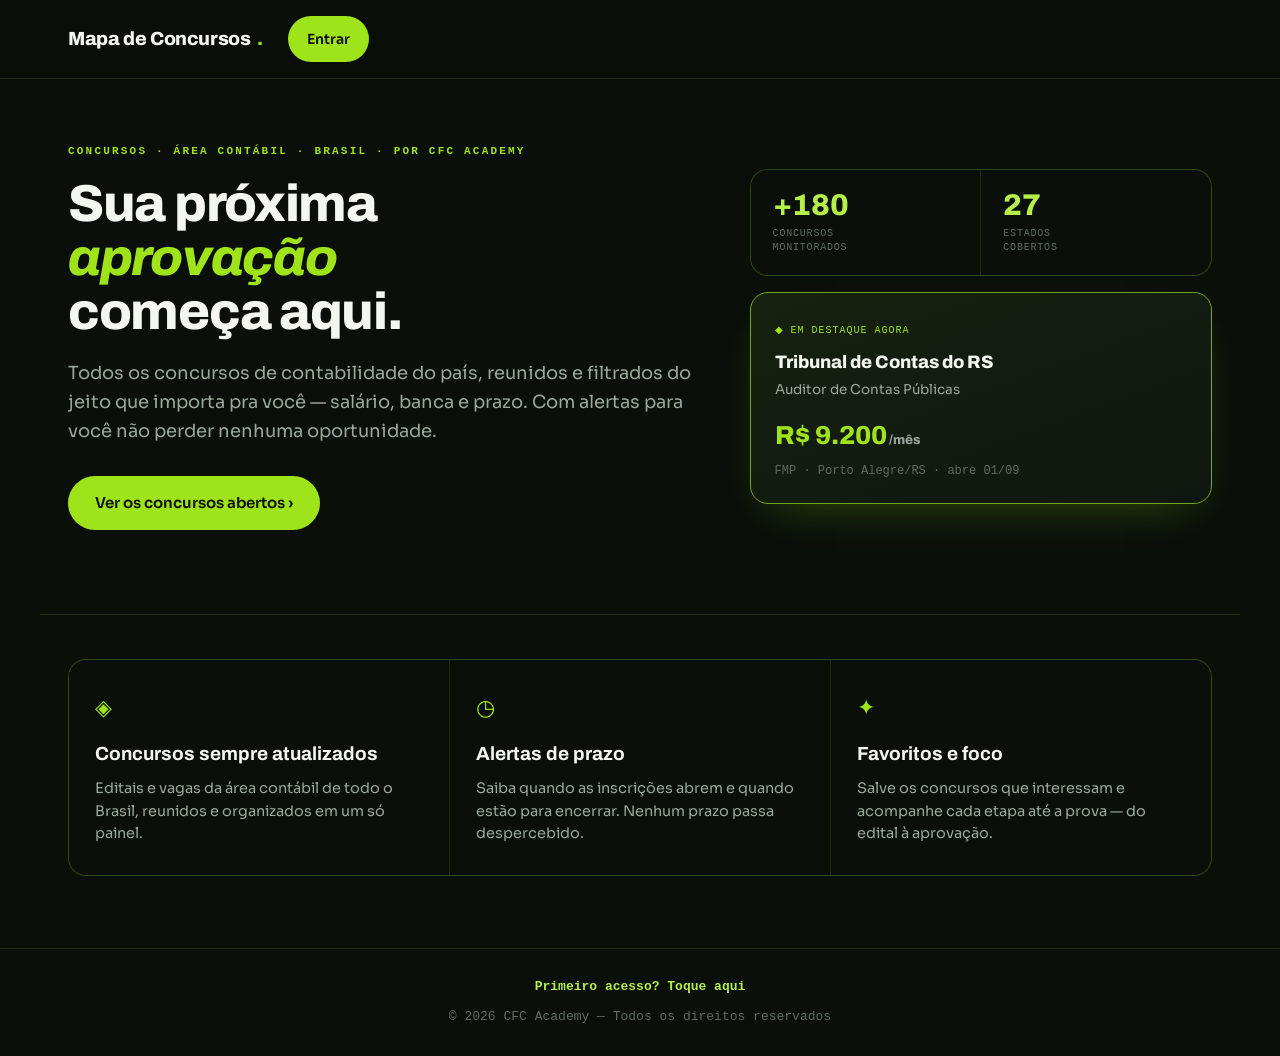
<file: index.html>
<!doctype html>
<html lang="pt-BR">
<head>
<meta charset="utf-8">
<meta name="viewport" content="width=device-width, initial-scale=1">
<link rel="preconnect" href="https://fonts.googleapis.com">
<link rel="preconnect" href="https://fonts.gstatic.com" crossorigin>
<link href="https://fonts.googleapis.com/css2?family=Archivo:wght@600;700;800;900&family=Sora:wght@400;500;600;700;800&display=swap" rel="stylesheet">
<link rel="stylesheet" href="css/variables.css">
<link rel="stylesheet" href="css/style.css">
<title>Mapa de Concursos · CFC Academy</title>
</head>
<body>

<header class="header">
  <div class="container">
    <a href="index.html" class="logo">Mapa de Concursos<span>.</span></a>
    <a href="login.html" class="btn btn-primary">Entrar</a>
  </div>
</header>

<section class="hero">
  <div class="container">
    <div class="hero-texto">
      <span class="eyebrow">Concursos · Área Contábil · Brasil · por CFC Academy</span>
      <h1>Sua próxima <em>aprovação</em> começa aqui.</h1>
      <p>Todos os concursos de contabilidade do país, reunidos e filtrados do jeito que importa pra você — salário, banca e prazo. Com alertas para você não perder nenhuma oportunidade.</p>
      <a href="login.html" class="btn btn-primary">Ver os concursos abertos ›</a>
    </div>
    <div class="hero-visual">
      <div class="hero-stats">
        <div class="hero-stat"><div class="num">+180</div><div class="lab">Concursos<br>monitorados</div></div>
        <div class="hero-stat"><div class="num">27</div><div class="lab">Estados<br>cobertos</div></div>
      </div>
      <div class="hero-card">
        <span class="tag">◆ Em destaque agora</span>
        <h4>Tribunal de Contas do RS</h4>
        <div class="role">Auditor de Contas Públicas</div>
        <div class="money">R$ 9.200<span style="font-size:13px;color:#9AA39C"> /mês</span></div>
        <div class="meta">FMP · Porto Alegre/RS · abre 01/09</div>
      </div>
    </div>
  </div>
</section>

<section class="recursos">
  <div class="container">
    <div class="recursos-grid">
      <div class="recurso-card">
        <div class="icone">◈</div>
        <h3>Concursos sempre atualizados</h3>
        <p>Editais e vagas da área contábil de todo o Brasil, reunidos e organizados em um só painel.</p>
      </div>
      <div class="recurso-card">
        <div class="icone">◷</div>
        <h3>Alertas de prazo</h3>
        <p>Saiba quando as inscrições abrem e quando estão para encerrar. Nenhum prazo passa despercebido.</p>
      </div>
      <div class="recurso-card">
        <div class="icone">✦</div>
        <h3>Favoritos e foco</h3>
        <p>Salve os concursos que interessam e acompanhe cada etapa até a prova — do edital à aprovação.</p>
      </div>
    </div>
  </div>
</section>

<section class="rodape">
  <div class="container">
    <p><a href="login.html">Primeiro acesso? Toque aqui</a></p>
    <p style="margin-top:10px">© 2026 CFC Academy — Todos os direitos reservados</p>
  </div>
</section>

</body>
</html>
</file>
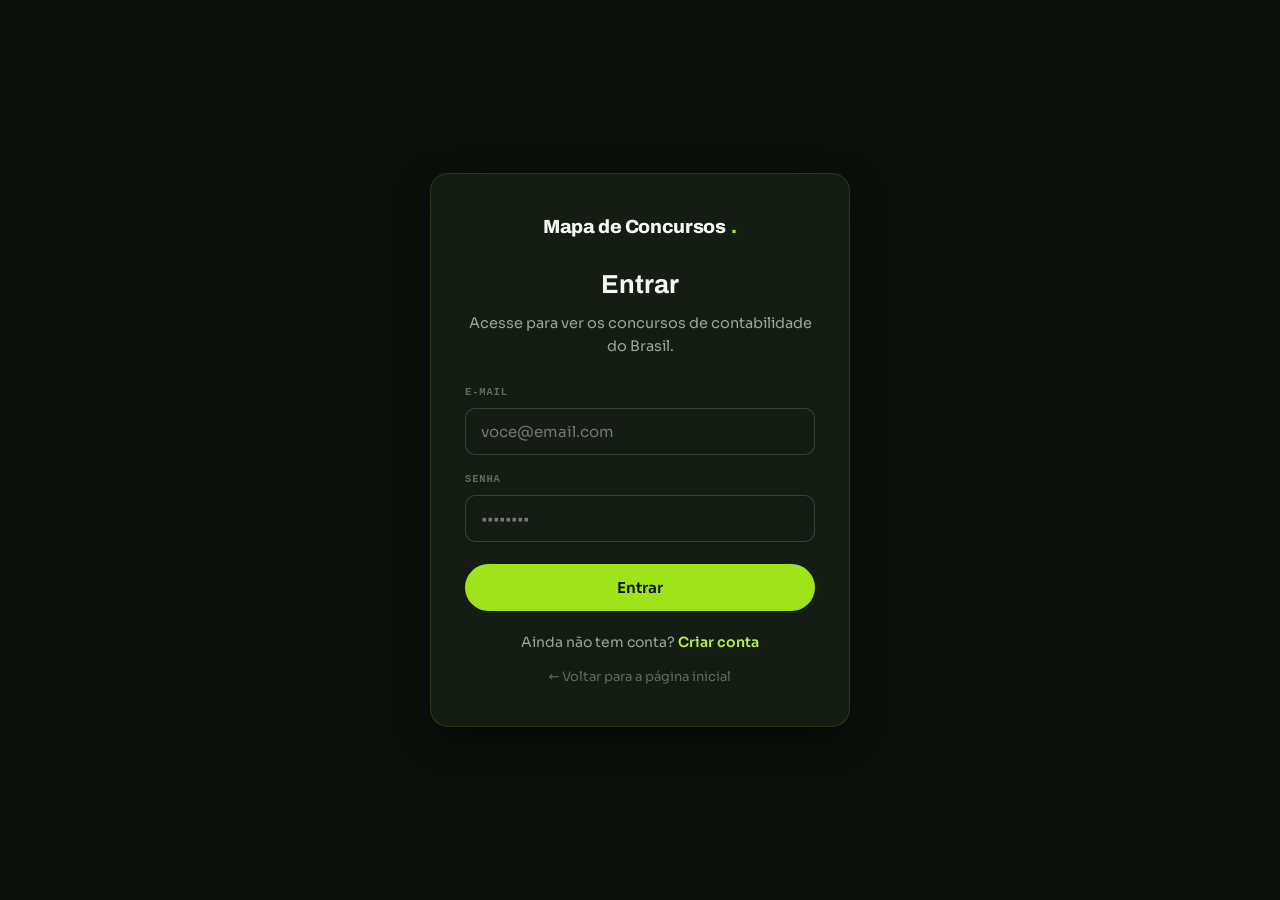
<file: alertas.html>
<!doctype html>
<html lang="pt-BR">
<head>
<meta charset="utf-8">
<meta name="viewport" content="width=device-width, initial-scale=1">
<link rel="preconnect" href="https://fonts.googleapis.com">
<link rel="preconnect" href="https://fonts.gstatic.com" crossorigin>
<link href="https://fonts.googleapis.com/css2?family=Archivo:wght@600;700;800;900&family=Sora:wght@400;500;600;700;800&display=swap" rel="stylesheet">
<link rel="stylesheet" href="css/variables.css">
<link rel="stylesheet" href="css/style.css">
<title>Meus Alertas — Mapa de Concursos CFC</title>
</head>
<body>
<div id="hd"></div>

<main class="app-main">
  <header class="app-head">
    <span class="eyebrow">Prazos que você acompanha</span>
    <div class="app-headrow">
      <h1 class="app-titulo">Meus <em>alertas</em></h1>
    </div>
  </header>
  <div id="lista"></div>
</main>

<script type="module" src="js/alertas.js"></script>
</body>
</html>
</file>
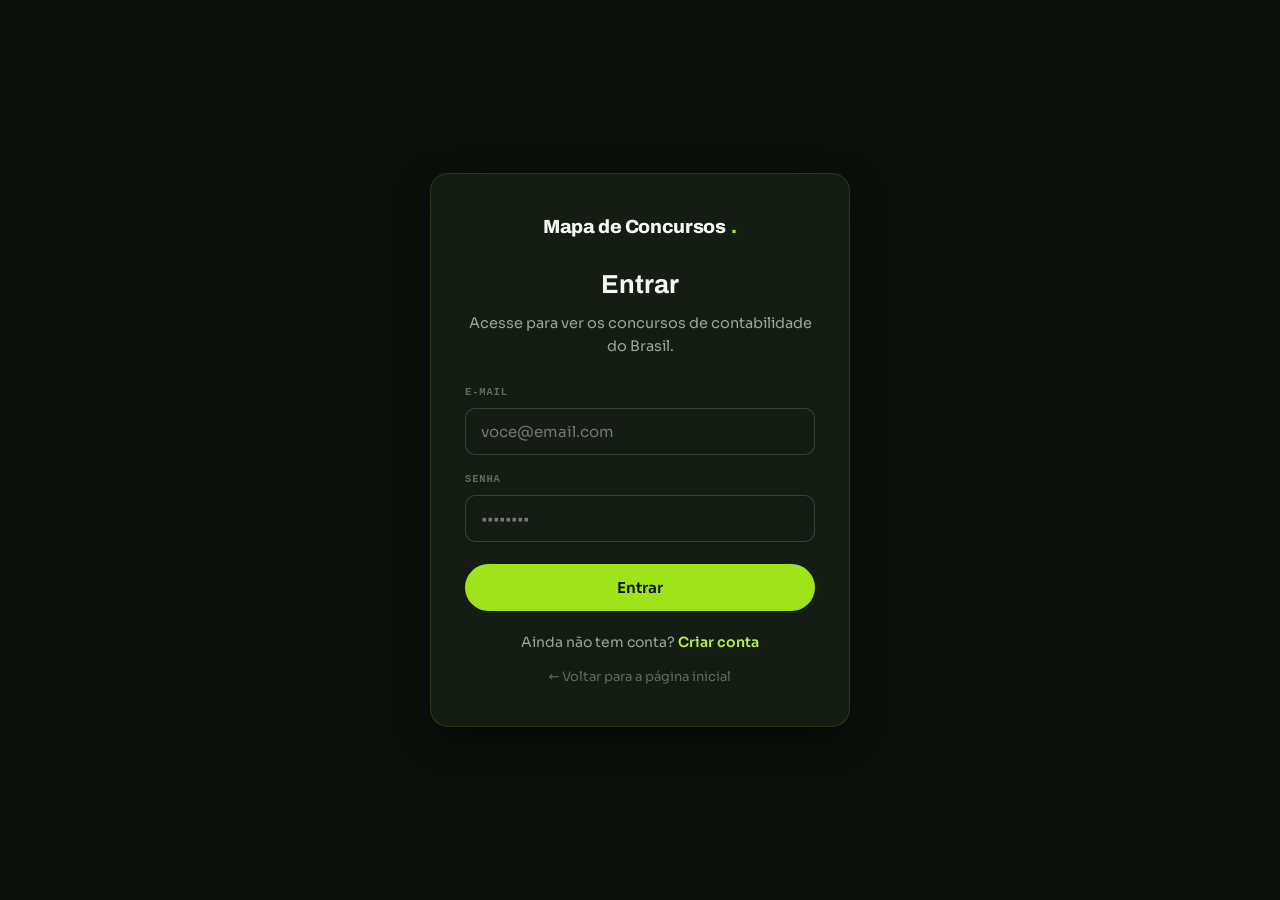
<file: app.html>
<!doctype html>
<html lang="pt-BR">
<head>
<meta charset="utf-8">
<meta name="viewport" content="width=device-width, initial-scale=1">
<link rel="preconnect" href="https://fonts.googleapis.com">
<link rel="preconnect" href="https://fonts.gstatic.com" crossorigin>
<link href="https://fonts.googleapis.com/css2?family=Archivo:wght@600;700;800;900&family=Sora:wght@400;500;600;700;800&display=swap" rel="stylesheet">
<link rel="stylesheet" href="css/variables.css">
<link rel="stylesheet" href="css/style.css">
<title>Concursos — Mapa de Concursos CFC</title>
</head>
<body>
<div id="hd"></div>

<main class="app-main">
  <header class="app-head">
    <span class="eyebrow">Concursos · Área Contábil · Brasil</span>
    <div class="app-headrow">
      <h1 class="app-titulo">Sua próxima <em>aprovação</em> começa aqui.</h1>
      <div class="app-count">
        <div class="n" id="contador-n">0</div>
        <div class="l" id="contador-l">concursos</div>
      </div>
    </div>
  </header>

  <div class="app-controles">
    <div class="busca-wrap">
      <span class="ic">⌕</span>
      <input type="search" id="busca" class="busca" placeholder="Buscar por órgão, cargo, banca ou cidade…">
    </div>

    <div class="app-toolrow">
      <div class="app-abas" id="abas"></div>
      <span class="tool-spacer"></span>
      <button type="button" class="btn-filtros" id="btn-filtros">⚙ Filtros avançados</button>
      <select id="ordenar" class="ordenar">
        <option value="salario">Maior salário</option>
        <option value="prazo">Prazo acabando</option>
        <option value="prova">Prova mais próxima</option>
        <option value="vagas">Mais vagas</option>
        <option value="recentes">Mais recentes</option>
      </select>
    </div>

    <div class="filtros-adv" id="filtros-adv" hidden></div>
    <div class="filtros-ativos" id="filtros-ativos"></div>
  </div>

  <div class="app-colunas">
    <section id="coluna-lista" class="coluna-lista">
      <div id="lista"></div>
    </section>
    <aside class="coluna-mapa-wrap">
      <div id="coluna-mapa" class="coluna-mapa"></div>
      <div class="painel-cta">
        <h3>Passar exige método.</h3>
        <p>Os aprovados da CFC Academy estudam com o Método 3R. Veja como se preparar para o concurso certo.</p>
        <a href="#">Quero passar ›</a>
      </div>
    </aside>
  </div>
</main>

<script type="module" src="js/app.js"></script>
</body>
</html>
</file>
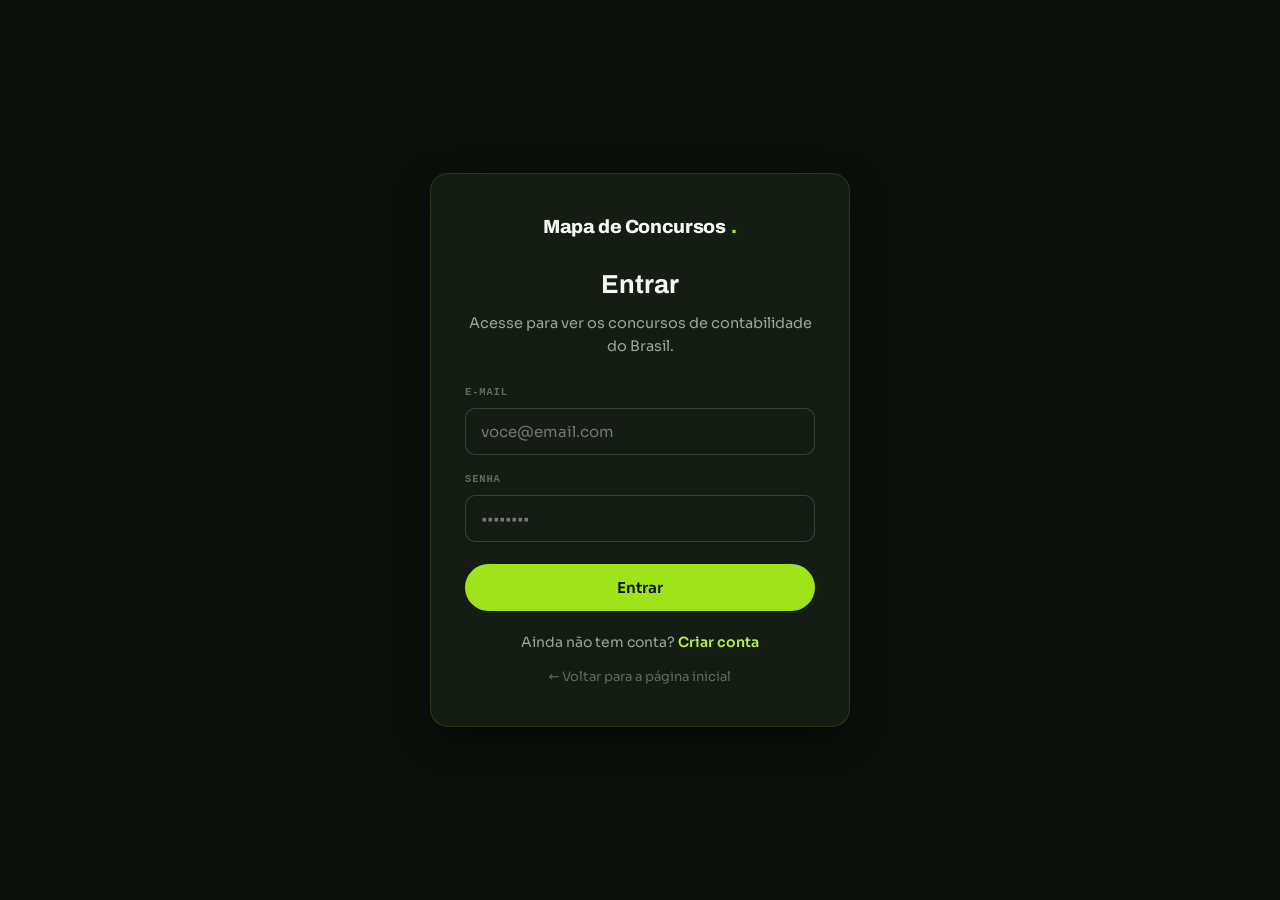
<file: calendario.html>
<!doctype html>
<html lang="pt-BR">
<head>
<meta charset="utf-8">
<meta name="viewport" content="width=device-width, initial-scale=1">
<link rel="preconnect" href="https://fonts.googleapis.com">
<link rel="preconnect" href="https://fonts.gstatic.com" crossorigin>
<link href="https://fonts.googleapis.com/css2?family=Archivo:wght@600;700;800;900&family=Sora:wght@400;500;600;700;800&display=swap" rel="stylesheet">
<link rel="stylesheet" href="css/variables.css">
<link rel="stylesheet" href="css/style.css">
<title>Calendário de Provas — Mapa de Concursos CFC</title>
</head>
<body>
<div id="hd"></div>

<main class="app-main">
  <header class="app-head">
    <span class="eyebrow">Agenda · Provas dos concursos contábeis</span>
    <div class="app-headrow">
      <h1 class="app-titulo">Calendário de <em>provas</em></h1>
    </div>
  </header>

  <div class="cal-meses" id="abas-mes"></div>
  <h2 class="cal-titulo-mes" id="cal-titulo"></h2>
  <div id="tabela-mes"></div>
</main>

<script type="module" src="js/calendario.js"></script>
</body>
</html>
</file>
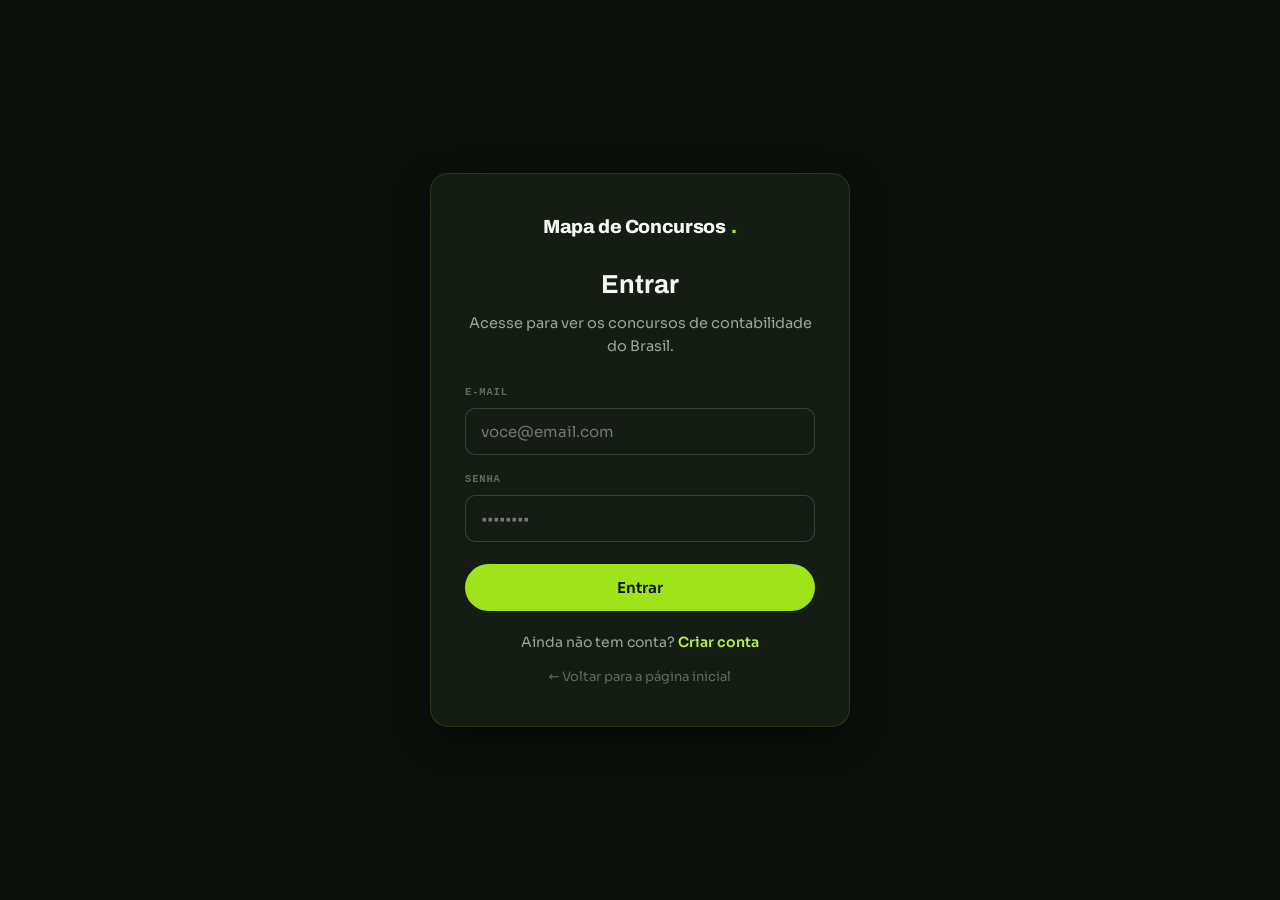
<file: concurso.html>
<!doctype html>
<html lang="pt-BR">
<head>
<meta charset="utf-8">
<meta name="viewport" content="width=device-width, initial-scale=1">
<link rel="preconnect" href="https://fonts.googleapis.com">
<link rel="preconnect" href="https://fonts.gstatic.com" crossorigin>
<link href="https://fonts.googleapis.com/css2?family=Archivo:wght@600;700;800;900&family=Sora:wght@400;500;600;700;800&display=swap" rel="stylesheet">
<link rel="stylesheet" href="css/variables.css">
<link rel="stylesheet" href="css/style.css">
<title>Detalhe do concurso — Mapa de Concursos CFC</title>
</head>
<body>
<div id="hd"></div>

<main class="container app-main">
  <div id="detalhe"></div>
</main>

<script type="module" src="js/concurso.js"></script>
</body>
</html>
</file>
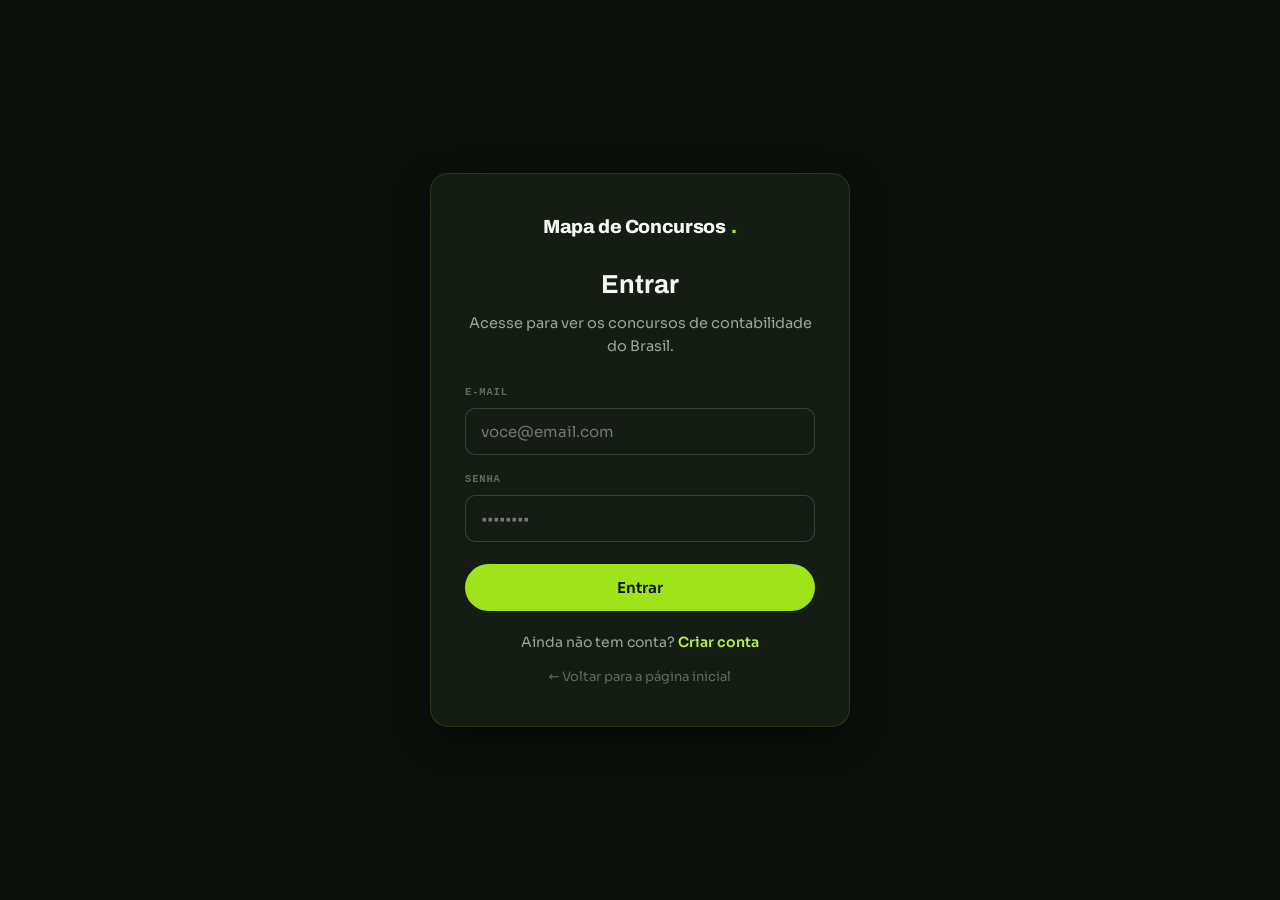
<file: favoritos.html>
<!doctype html>
<html lang="pt-BR">
<head>
<meta charset="utf-8">
<meta name="viewport" content="width=device-width, initial-scale=1">
<link rel="preconnect" href="https://fonts.googleapis.com">
<link rel="preconnect" href="https://fonts.gstatic.com" crossorigin>
<link href="https://fonts.googleapis.com/css2?family=Archivo:wght@600;700;800;900&family=Sora:wght@400;500;600;700;800&display=swap" rel="stylesheet">
<link rel="stylesheet" href="css/variables.css">
<link rel="stylesheet" href="css/style.css">
<title>Meus Favoritos — Mapa de Concursos CFC</title>
</head>
<body>
<div id="hd"></div>

<main class="app-main">
  <header class="app-head">
    <span class="eyebrow">Sua seleção</span>
    <div class="app-headrow">
      <h1 class="app-titulo">Meus <em>favoritos</em></h1>
    </div>
  </header>
  <div id="lista"></div>
</main>

<script type="module" src="js/favoritos.js"></script>
</body>
</html>
</file>
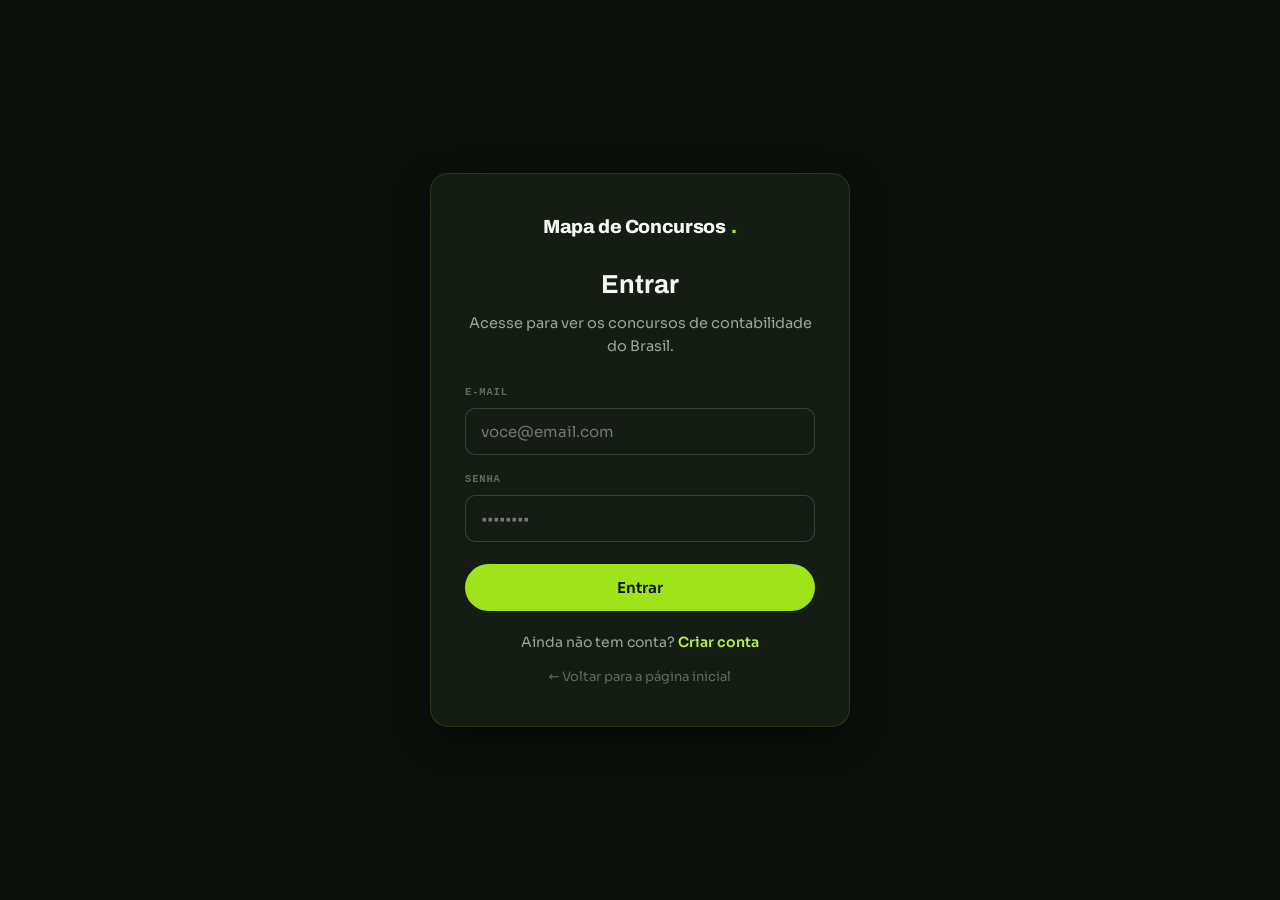
<file: login.html>
<!doctype html>
<html lang="pt-BR">
<head>
<meta charset="utf-8">
<meta name="viewport" content="width=device-width, initial-scale=1">
<link rel="preconnect" href="https://fonts.googleapis.com">
<link rel="preconnect" href="https://fonts.gstatic.com" crossorigin>
<link href="https://fonts.googleapis.com/css2?family=Archivo:wght@600;700;800;900&family=Sora:wght@400;500;600;700;800&display=swap" rel="stylesheet">
<link rel="stylesheet" href="css/variables.css">
<link rel="stylesheet" href="css/style.css">
<title>Entrar — Mapa de Concursos CFC</title>
</head>
<body>

<div class="tela-auth">
  <div class="card auth-card">
    <a href="index.html" class="logo">Mapa de Concursos<span>.</span></a>
    <h2 id="auth-titulo">Entrar</h2>
    <p class="auth-sub" id="auth-sub">Acesse para ver os concursos de contabilidade do Brasil.</p>

    <form id="form-login">
      <div class="campo">
        <label for="email">E-mail</label>
        <input type="email" id="email" name="email" placeholder="voce@email.com" required>
      </div>
      <div class="campo">
        <label for="senha">Senha</label>
        <input type="password" id="senha" name="senha" placeholder="••••••••" required>
      </div>
      <button type="submit" class="btn btn-primary">Entrar</button>
    </form>

    <p class="auth-toggle">
      Ainda não tem conta? <a id="toggle-cadastro">Criar conta</a>
    </p>
    <a href="index.html" class="auth-voltar">← Voltar para a página inicial</a>
  </div>
</div>

<script type="module" src="js/login.js"></script>
</body>
</html>
</file>
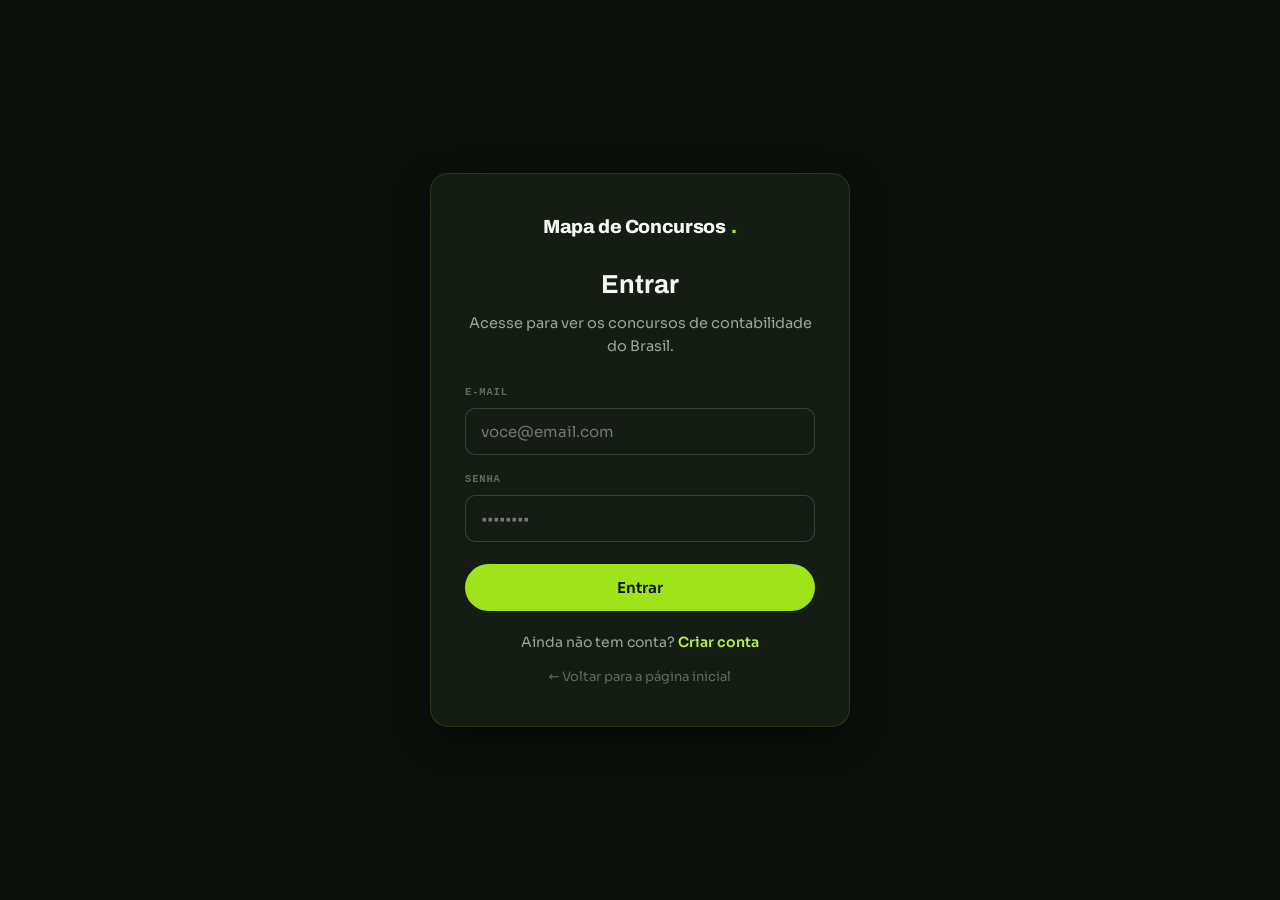
<file: perfil.html>
<!doctype html>
<html lang="pt-BR">
<head>
<meta charset="utf-8">
<meta name="viewport" content="width=device-width, initial-scale=1">
<link rel="preconnect" href="https://fonts.googleapis.com">
<link rel="preconnect" href="https://fonts.gstatic.com" crossorigin>
<link href="https://fonts.googleapis.com/css2?family=Archivo:wght@600;700;800;900&family=Sora:wght@400;500;600;700;800&display=swap" rel="stylesheet">
<link rel="stylesheet" href="css/variables.css">
<link rel="stylesheet" href="css/style.css">
<title>Meu Perfil — Mapa de Concursos CFC</title>
</head>
<body>
<div id="hd"></div>

<main class="app-main">
  <header class="app-head">
    <span class="eyebrow">Sua conta</span>
    <div class="app-headrow">
      <h1 class="app-titulo">Meu <em>perfil</em></h1>
    </div>
  </header>

  <div class="card" style="max-width:480px;">
    <div class="campo">
      <label>E-mail</label>
      <input type="email" id="perfil-email" disabled>
    </div>
    <div class="campo">
      <label for="perfil-nome">Nome</label>
      <input type="text" id="perfil-nome" placeholder="Seu nome">
    </div>
    <button type="button" class="btn btn-primary" id="perfil-salvar">Salvar</button>
    <p id="perfil-msg" class="k" style="margin-top:12px;color:var(--esmeralda-d)"></p>
    <button type="button" class="btn btn-outline" id="perfil-sair" style="margin-top:20px;">Sair</button>
  </div>
</main>

<script type="module" src="js/perfil.js"></script>
</body>
</html>
</file>
<file: css/variables.css>
/* ============================================================
   CFC · Mapa de Concursos — Design System (identidade CFC Academy)
   Tema DARK: lima vibrante sobre preto/carvão. Archivo + Sora.
   Ponto único de calibração de identidade.
   ============================================================ */
:root{
  /* superfícies (escuras) */
  --paper:#0a0f0a;          /* fundo geral (preto esverdeado) */
  --paper-2:#0f1710;        /* elevação sutil */
  --card:#141c14;           /* cards / painéis */
  --card-2:#18211a;         /* card hover / aninhado */

  /* tinta (texto sobre escuro) */
  --ink:#F3F7F0;            /* texto principal claro */
  --ink-2:#9aa79a;          /* secundário */
  --ink-3:#5f6b5f;          /* terciário / labels */

  /* acento — verde-LIMA da CFC */
  --lima:#9FE31A;
  --lima-esc:#76A41C;
  --lima-glow:rgba(159,227,26,.30);

  /* aliases semânticos do acento (usados pelos componentes) */
  --esmeralda:#9FE31A;      /* acento cheio (botões/mapa) */
  --esmeralda-d:#B6EF4A;    /* variação clara p/ HOVER sobre escuro */
  --esmeralda-wash:rgba(159,227,26,.12); /* fundo suave do acento */

  /* dourado -> aqui vira o próprio lima escuro p/ "selecionado/nobre" */
  --gold:#C9A227;
  --gold-wash:rgba(201,162,39,.16);

  /* linhas */
  --line:rgba(159,227,26,.14);   /* divisórias com leve tom lima */
  --line-strong:rgba(243,247,240,.16);

  /* semânticos */
  --ok:#9FE31A;
  --warn:#E3B341;
  --crit:#ef6a6a;

  /* raios e sombra */
  --r-sm:10px;
  --r:14px;
  --r-lg:18px;
  --r-pill:999px;
  --sombra:0 1px 2px rgba(0,0,0,.4);
  --shadow-lift:0 12px 40px -12px rgba(0,0,0,.7);
  --raio:14px;

  /* tipografia — Archivo (display) + Sora (corpo), da CFC */
  --serif:"Archivo",ui-sans-serif,system-ui,-apple-system,"Segoe UI",sans-serif;
  --sans:"Sora",ui-sans-serif,system-ui,-apple-system,"Segoe UI",Roboto,Helvetica,Arial,sans-serif;
  --mono:"SFMono-Regular",ui-monospace,"Cascadia Mono",Consolas,"Liberation Mono",Menlo,monospace;
  --fonte:var(--sans);

  /* ---- aliases de compatibilidade (nomes antigos → nova paleta) ---- */
  --cor-primaria:var(--lima);
  --cor-primaria-clara:var(--lima-esc);
  --cor-destaque:var(--lima);
  --cor-whatsapp:#25D366;
  --cor-fundo:var(--paper);
  --cor-card:var(--card);
  --cor-texto:var(--ink);
  --cor-texto-suave:var(--ink-2);
  --cor-borda:var(--line);
}
</file>
<file: css/style.css>
/* ============================================================
   CFC · Mapa de Concursos — Estilos (identidade CFC dark, lima)
   ============================================================ */
*{box-sizing:border-box;margin:0;padding:0}
html{scroll-behavior:smooth}
html,body{max-width:100%;overflow-x:hidden}
body{
  font-family:var(--sans);background:var(--paper);color:var(--ink);
  font-size:16px;line-height:1.6;-webkit-font-smoothing:antialiased;
  background-image:radial-gradient(rgba(159,227,26,.05) .6px,transparent .6px);
  background-size:26px 26px;background-attachment:fixed;
}
img,svg{max-width:100%}
a{color:inherit}
::selection{background:var(--lima);color:#0a0f0a}
:focus-visible{outline:2px solid var(--lima);outline-offset:2px}

.container{max-width:1200px;margin:0 auto;padding:0 28px}

/* eyebrow / labels utilitários */
.eyebrow{font-family:var(--mono);font-size:11px;letter-spacing:.2em;
  text-transform:uppercase;color:var(--esmeralda);font-weight:600}
.k{font-family:var(--mono);font-size:10.5px;letter-spacing:.06em;
  text-transform:uppercase;color:var(--ink-3)}

/* botões base */
.btn{display:inline-flex;align-items:center;gap:8px;padding:11px 18px;
  border-radius:var(--r-pill);border:1px solid transparent;cursor:pointer;
  font-size:14px;font-weight:600;font-family:var(--sans);text-decoration:none;
  transition:background .15s,border-color .15s,color .15s}
/* botão de acento: texto ESCURO sobre lima (contraste alto) */
.btn-primary{background:var(--lima);color:#0a0f0a}
.btn-primary:hover{background:var(--esmeralda-d)}
.btn-destaque{background:var(--card);color:var(--ink);border-color:var(--line-strong)}
.btn-destaque:hover{background:var(--card-2)}
.btn-whatsapp{background:var(--cor-whatsapp);color:#04210f}
.btn-outline{background:transparent;color:var(--lima);border-color:var(--lima-esc)}
.btn-outline:hover{background:var(--lima);color:#0a0f0a}

.card{background:var(--card);border:1px solid var(--line);
  border-radius:var(--r-lg);box-shadow:var(--sombra);padding:22px}

/* =========================================================
   HEADER — landing (topo público) e área logada (.hd)
   ========================================================= */
.header,.hd{
  position:sticky;top:0;z-index:40;
  background:rgba(10,15,10,.82);backdrop-filter:blur(12px);
  border-bottom:1px solid var(--line);color:var(--ink);
}
.header .container,.hd-in{display:flex;align-items:center;gap:26px;
  padding-top:16px;padding-bottom:16px}
.hd-in{max-width:1200px;margin:0 auto;padding-left:28px;padding-right:28px;height:auto}

/* marca */
.logo,.hd-logo{font-family:var(--serif);font-weight:800;font-size:19px;
  letter-spacing:-.02em;color:var(--ink);text-decoration:none;display:inline-flex;
  align-items:baseline;gap:6px}
.logo span,.hd-logo span{color:var(--esmeralda);font-weight:800}

/* nav logada */
.hd-nav{margin-left:auto;display:flex;align-items:center;gap:4px;flex-wrap:wrap}
.hd-link{color:var(--ink-2);text-decoration:none;font-size:14px;font-weight:500;
  padding:8px 14px;border-radius:var(--r-sm)}
.hd-link:hover{background:var(--paper-2);color:var(--ink)}
.hd-link.ativo{color:var(--esmeralda);font-weight:600}
.hd-alertas{color:var(--ink-2)}
.hd-alertas.ativo{color:var(--esmeralda)}
.hd-grupo{background:var(--lima);color:#0a0f0a;border-radius:var(--r-pill);
  padding:8px 16px;font-weight:700}
.hd-grupo:hover{background:var(--esmeralda-d);color:#0a0f0a}

/* =========================================================
   HERO (landing)
   ========================================================= */
.hero{padding:64px 0 44px}
.hero .container{display:grid;grid-template-columns:1.15fr .85fr;gap:56px;align-items:center}
.hero-texto{min-width:0}
.hero .eyebrow{display:block;margin-bottom:16px}
.hero h1{font-family:var(--serif);font-weight:800;font-size:52px;line-height:1.04;
  letter-spacing:-.025em;margin-bottom:20px;max-width:14ch;text-wrap:balance}
.hero h1 em{font-style:italic;color:var(--esmeralda)}
.hero p{font-size:18px;color:var(--ink-2);max-width:48ch;margin-bottom:30px}
.hero .btn{font-size:15px;padding:14px 26px}

/* painel visual do hero (prova social + card em destaque) */
.hero-visual{display:flex;flex-direction:column;gap:16px}
.hero-stats{display:grid;grid-template-columns:1fr 1fr;gap:1px;background:var(--line);
  border:1px solid var(--line);border-radius:var(--r-lg);overflow:hidden}
.hero-stat{background:var(--paper);padding:20px 22px}
.hero-stat .num{font-family:var(--serif);font-weight:800;font-size:30px;line-height:1;
  color:var(--esmeralda-d);font-variant-numeric:tabular-nums}
.hero-stat .lab{font-family:var(--mono);font-size:10px;letter-spacing:.08em;
  text-transform:uppercase;color:var(--ink-3);margin-top:7px;line-height:1.4}
.hero-card{background:linear-gradient(160deg,#16210f,#0f1710);
  border:1px solid var(--lima-esc);border-radius:var(--r-lg);padding:22px 24px;
  box-shadow:0 18px 44px -20px var(--lima-glow)}
.hero-card .tag{font-family:var(--mono);font-size:10px;letter-spacing:.1em;
  text-transform:uppercase;color:var(--lima);display:inline-flex;gap:6px;align-items:center}
.hero-card h4{font-family:var(--serif);font-weight:800;font-size:18px;margin:8px 0 2px;color:var(--ink)}
.hero-card .role{font-size:13.5px;color:var(--ink-2);margin-bottom:14px}
.hero-card .money{font-family:var(--serif);font-weight:800;font-size:26px;color:var(--lima);
  font-variant-numeric:tabular-nums}
.hero-card .meta{font-size:12px;color:var(--ink-3);margin-top:6px;font-family:var(--mono)}

/* recursos (landing) */
.recursos{padding:40px 0 72px}
.recursos .container{border-top:1px solid var(--line);padding-top:44px}
.recursos-grid{display:grid;grid-template-columns:repeat(3,1fr);gap:1px;
  background:var(--line);border:1px solid var(--line);border-radius:var(--r-lg);overflow:hidden}
.recurso-card{background:var(--paper);padding:30px 26px}
.recurso-card .icone{font-size:22px;margin-bottom:14px;color:var(--esmeralda)}
.recurso-card h3{font-family:var(--serif);font-size:19px;margin-bottom:8px;
  color:var(--ink);font-weight:700}
.recurso-card p{font-size:14.5px;color:var(--ink-2);line-height:1.55}

.rodape{padding:28px 0;text-align:center;font-size:13px;color:var(--ink-3);
  font-family:var(--mono);border-top:1px solid var(--line)}
.rodape a{color:var(--esmeralda-d);text-decoration:none;font-weight:600}

/* =========================================================
   LOGIN / CADASTRO
   ========================================================= */
.tela-auth{min-height:100vh;display:flex;align-items:center;justify-content:center;padding:24px}
.auth-card{width:100%;max-width:420px;background:var(--card);border:1px solid var(--line);
  border-radius:var(--r-lg);box-shadow:var(--shadow-lift);padding:38px 34px}
.auth-card .logo{display:flex;justify-content:center;margin-bottom:22px}
.auth-card h2{font-family:var(--serif);font-size:26px;margin-bottom:6px;text-align:center;
  color:var(--ink);font-weight:700}
.auth-card .auth-sub{font-size:14.5px;color:var(--ink-2);text-align:center;margin-bottom:26px}
.campo{margin-bottom:16px}
.campo label{display:block;font-family:var(--mono);font-size:10.5px;letter-spacing:.08em;
  text-transform:uppercase;font-weight:600;margin-bottom:7px;color:var(--ink-3)}
.campo input{width:100%;padding:13px 15px;border:1px solid var(--line-strong);
  border-radius:var(--r-sm);font-size:15px;font-family:var(--sans);color:var(--ink);background:var(--card)}
.campo input:focus{outline:none;border-color:var(--esmeralda);box-shadow:0 0 0 3px var(--esmeralda-wash)}
.auth-card .btn{width:100%;justify-content:center;margin-top:6px;font-size:15px;padding:13px 16px}
.auth-toggle{text-align:center;margin-top:20px;font-size:14px;color:var(--ink-2)}
.auth-toggle a{color:var(--esmeralda-d);text-decoration:none;font-weight:600;cursor:pointer}
.auth-toggle a:hover{text-decoration:underline}
.auth-voltar{display:block;text-align:center;margin-top:14px;font-size:13px;
  color:var(--ink-3);text-decoration:none}
.auth-voltar:hover{color:var(--ink)}

/* =========================================================
   ÁREA LOGADA — cabeçalho editorial das telas
   ========================================================= */
.app-main{max-width:1200px;margin:0 auto;padding:40px 28px 90px}
.app-head{padding-bottom:26px;border-bottom:1px solid var(--line);margin-bottom:26px}
.app-head .eyebrow{display:block;margin-bottom:12px}
.app-headrow{display:flex;justify-content:space-between;align-items:flex-end;gap:24px;flex-wrap:wrap}
.app-titulo{font-family:var(--serif);font-weight:800;font-size:38px;line-height:1.06;
  letter-spacing:-.025em;color:var(--ink);max-width:18ch;text-wrap:balance}
.app-titulo em{font-style:italic;color:var(--esmeralda)}
.app-count{text-align:right}
.app-count .n{font-family:var(--serif);font-size:46px;line-height:1;font-weight:700;
  font-variant-numeric:tabular-nums;color:var(--ink)}
.app-count .l{font-family:var(--mono);font-size:10.5px;letter-spacing:.14em;
  text-transform:uppercase;color:var(--ink-3)}
.app-contador{font-family:var(--mono);font-size:12px;color:var(--ink-3);
  text-transform:uppercase;letter-spacing:.08em}

/* controles */
.app-controles{display:flex;flex-direction:column;gap:16px;margin-bottom:6px}
.busca-wrap{position:relative}
.busca-wrap .ic{position:absolute;left:16px;top:50%;transform:translateY(-50%);
  color:var(--ink-3);font-size:17px;pointer-events:none}
.busca{width:100%;padding:14px 16px 14px 44px;border:1px solid var(--line-strong);
  border-radius:var(--r);font-size:16px;font-family:var(--sans);color:var(--ink);background:var(--card)}
.busca:focus{outline:none;border-color:var(--esmeralda);box-shadow:0 0 0 3px var(--esmeralda-wash)}

.app-toolrow{display:flex;gap:12px;align-items:center;flex-wrap:wrap}
.app-abas{display:flex;gap:6px;flex-wrap:wrap}
.aba{font-family:var(--sans);font-size:13.5px;font-weight:600;cursor:pointer;
  padding:8px 15px;border-radius:var(--r-pill);border:1px solid var(--line-strong);
  background:var(--card);color:var(--ink-2);display:inline-flex;gap:7px;align-items:center}
.aba .c{font-family:var(--mono);font-size:11px;color:var(--ink-3)}
.aba:hover{border-color:var(--ink-3)}
.aba.aba-on{background:var(--lima);border-color:var(--lima);color:#0a0f0a}
.aba.aba-on .c{color:#2c4708}
.tool-spacer{flex:1}
.ordenar{font-family:var(--sans);font-size:13.5px;font-weight:600;
  padding:10px 34px 10px 15px;border:1px solid var(--line-strong);border-radius:var(--r-pill);
  background:var(--card) url("data:image/svg+xml;utf8,<svg xmlns='http://www.w3.org/2000/svg' width='12' height='12' viewBox='0 0 12 12'><path d='M2 4l4 4 4-4' stroke='%235C625E' stroke-width='1.5' fill='none'/></svg>") no-repeat right 13px center;
  -webkit-appearance:none;appearance:none;cursor:pointer;color:var(--ink)}
.btn-filtros{font-family:var(--sans);font-size:13.5px;font-weight:600;cursor:pointer;
  padding:9px 16px;border-radius:var(--r-pill);border:1px dashed var(--esmeralda);
  background:var(--esmeralda-wash);color:var(--esmeralda-d);display:inline-flex;gap:8px;align-items:center}
.btn-filtros:hover{background:var(--card-2)}

/* painel de filtros avançados */
.filtros-adv{border:1px solid var(--line);background:var(--card);border-radius:var(--r-lg);
  padding:24px;display:grid;grid-template-columns:repeat(3,1fr);gap:24px}
.filtros-adv[hidden]{display:none}
.filtro-grupo label{display:block;font-family:var(--mono);font-size:10.5px;letter-spacing:.1em;
  text-transform:uppercase;color:var(--ink-3);margin-bottom:9px}
.filtro-chips{display:flex;flex-wrap:wrap;gap:7px}
.filtro-chip{font-size:12.5px;padding:6px 12px;border-radius:var(--r-pill);cursor:pointer;
  border:1px solid var(--line-strong);background:var(--paper);color:var(--ink-2);
  font-family:var(--sans);transition:all .12s}
.filtro-chip:hover{border-color:var(--ink-3)}
.filtro-chip.on{background:var(--esmeralda);border-color:var(--esmeralda);color:#0a0f0a}
.filtro-range{display:flex;align-items:center;gap:10px;font-family:var(--mono);
  font-size:12px;color:var(--ink-2)}
.filtro-range input[type=range]{flex:1;accent-color:var(--esmeralda)}
.filtros-foot{grid-column:1/-1;display:flex;justify-content:space-between;align-items:center;
  border-top:1px solid var(--line);padding-top:16px}
.filtros-limpar{font-size:13px;color:var(--esmeralda-d);cursor:pointer;font-weight:600;
  background:none;border:none;font-family:var(--sans)}
.filtros-limpar:hover{text-decoration:underline}

/* chips de filtro ativo */
.filtros-ativos{display:flex;gap:8px;flex-wrap:wrap}
.filtros-ativos:empty{display:none}
.fchip{font-family:var(--mono);font-size:11.5px;background:var(--lima);color:#0a0f0a;
  padding:6px 11px;border-radius:var(--r-pill);display:inline-flex;gap:8px;align-items:center}
.fchip b{color:#0a0f0a;font-weight:700;text-transform:none;letter-spacing:0}
.fchip .x{cursor:pointer;opacity:.7;font-weight:700}
.fchip .x:hover{opacity:1}

/* =========================================================
   LAYOUT 2 COLUNAS (lista + mapa)
   ========================================================= */
.app-colunas{display:grid;grid-template-columns:1fr 330px;gap:40px;align-items:start;margin-top:24px}
.coluna-lista{min-width:0}
.coluna-mapa-wrap{position:sticky;top:96px;display:flex;flex-direction:column;gap:22px}

/* =========================================================
   LISTA DE CONCURSOS — cards editoriais em linha
   ========================================================= */
#lista{display:flex;flex-direction:column;border-top:1px solid var(--line)}
.conc{display:grid;grid-template-columns:1fr auto;gap:22px;padding:24px 4px;
  border-bottom:1px solid var(--line);position:relative;transition:background .15s}
.conc:hover{background:var(--paper-2)}
.conc::before{content:"";position:absolute;left:-4px;top:24px;bottom:24px;width:3px;
  border-radius:3px;background:transparent}
.conc-aberto::before{background:var(--esmeralda)}
.conc-main{min-width:0}

/* status pill */
.conc-status{font-family:var(--mono);font-size:10.5px;letter-spacing:.1em;
  text-transform:uppercase;font-weight:600;display:inline-flex;align-items:center;gap:6px;margin-bottom:9px}
.conc-status .d{width:6px;height:6px;border-radius:var(--r-pill);display:inline-block}
.st-open{color:var(--esmeralda-d)} .st-open .d{background:var(--esmeralda)}
.st-closed{color:var(--ink-3)} .st-closed .d{background:var(--ink-3)}
.st-other{color:var(--gold)} .st-other .d{background:var(--gold)}

.conc-titulo-link{font-family:var(--serif);font-size:22px;font-weight:700;line-height:1.2;
  letter-spacing:-.01em;color:var(--ink);text-decoration:none;display:inline-block;margin-bottom:3px}
.conc:hover .conc-titulo-link{color:var(--esmeralda-d)}
.conc-cargo{color:var(--ink-2);font-size:15px;margin-bottom:14px}
.conc-meta{display:flex;flex-wrap:wrap;gap:6px 18px;font-size:13.5px;color:var(--ink-2)}
.conc-meta span{display:inline-flex;gap:6px;align-items:center}

/* lado direito: salário protagonista + prazo + ações */
.conc-side{display:flex;flex-direction:column;align-items:flex-end;justify-content:space-between;
  gap:14px;text-align:right}
.conc-sal{font-family:var(--serif);font-size:27px;font-weight:700;line-height:1;
  font-variant-numeric:tabular-nums;letter-spacing:-.01em;color:var(--ink)}
.conc-sal small{display:block;font-family:var(--mono);font-size:9.5px;font-weight:400;
  letter-spacing:.08em;text-transform:uppercase;color:var(--ink-3);margin-top:5px}
.conc-deadline{font-size:12.5px;color:var(--ink-2)}
.conc-deadline b{color:var(--esmeralda-d)}
.conc-deadline .urg{color:var(--crit)}
.conc-acoes{display:flex;gap:8px;align-items:center}

/* badges (compat com render antigo, caso usados) */
.badge{display:inline-block;white-space:nowrap;font-family:var(--mono);font-size:10.5px;
  font-weight:600;letter-spacing:.06em;text-transform:uppercase;padding:5px 10px;
  border-radius:var(--r-pill);background:var(--paper-2);color:var(--ink-2)}
.badge-aberto{background:var(--esmeralda-wash);color:var(--esmeralda-d)}
.badge-enc{background:var(--paper-2);color:var(--ink-3)}

/* botão favorito + edital */
.btn-fav{width:38px;height:38px;border-radius:var(--r-sm);border:1px solid var(--line-strong);
  background:var(--card);color:var(--ink-2);font-size:16px;cursor:pointer;display:inline-flex;
  align-items:center;justify-content:center;transition:all .12s}
.btn-fav:hover{border-color:var(--esmeralda);color:var(--esmeralda)}
.btn-fav.fav-on{background:var(--esmeralda);border-color:var(--esmeralda);color:#0a0f0a}
.btn-edital{font-family:var(--sans);font-size:13px;font-weight:600;text-decoration:none;
  color:var(--esmeralda-d);border:1px solid var(--esmeralda);border-radius:var(--r-sm);
  padding:9px 14px;display:inline-flex;gap:6px;align-items:center}
.btn-edital:hover{background:var(--esmeralda);color:#0a0f0a}

/* estado vazio com ação */
.vazio{text-align:center;color:var(--ink-2);font-size:15px;padding:52px 24px;
  border:1px dashed var(--line-strong);border-radius:var(--r-lg);background:var(--card);margin-top:22px}
.vazio h3{font-family:var(--serif);font-size:20px;color:var(--ink);margin-bottom:8px;font-weight:700}
.vazio .btn{margin-top:16px}

/* =========================================================
   MAPA DO BRASIL (painel direito)
   ========================================================= */
.coluna-mapa .mapa-card,.coluna-mapa{}
.mapa-head{font-family:var(--serif);font-size:19px;font-weight:700;color:var(--ink);margin-bottom:3px}
.mapa-sub{font-family:var(--mono);font-size:11px;letter-spacing:.08em;text-transform:uppercase;
  color:var(--ink-3);margin-bottom:16px}
.coluna-mapa{background:var(--card);border:1px solid var(--line);border-radius:var(--r-lg);
  box-shadow:var(--sombra);padding:22px}
.mapa-svg{width:100%}
.mapa-svg svg{width:100%;height:auto;display:block}
.mapa-svg .state{stroke:#0a0f0a;stroke-width:1.1;transition:fill .15s ease}
.mapa-svg .state:not(.uf-com):not(.uf-sem):not(.uf-sel){fill:#232c22}
.uf-sem{fill:#232c22}
.uf-com{fill:var(--lima);cursor:pointer}
.uf-com:hover{fill:var(--esmeralda-d)}
.uf-sel{fill:var(--gold) !important;cursor:pointer}
.uf-label{font-family:var(--sans);font-size:13px;font-weight:800;fill:#0a0f0a;pointer-events:none;
  paint-order:stroke;stroke:rgba(159,227,26,.35);stroke-width:2px;stroke-linejoin:round}
.uf-label.dim{fill:var(--ink-2)}
.mapa-legenda{display:flex;flex-wrap:wrap;gap:14px;margin-top:16px;font-family:var(--mono);
  font-size:10.5px;color:var(--ink-2);text-transform:uppercase;letter-spacing:.05em}
.mapa-legenda span{display:inline-flex;align-items:center;gap:6px}
.lg{display:inline-block;width:10px;height:10px;border-radius:3px}
.lg-com{background:var(--lima)}
.lg-sel{background:var(--gold)}
.lg-sem{background:#232c22;border:1px solid var(--line-strong)}

/* painel CTA (funil p/ o curso) */
.painel-cta{background:linear-gradient(160deg,#16210f,#0f1710);
  border:1px solid var(--lima-esc);border-radius:var(--r-lg);padding:24px;
  box-shadow:0 0 0 1px rgba(159,227,26,.08),0 18px 44px -20px var(--lima-glow)}
.painel-cta h3{font-family:var(--serif);font-size:19px;font-weight:800;color:var(--ink);margin-bottom:6px}
.painel-cta p{font-size:14px;color:var(--ink-2);margin-bottom:16px}
.painel-cta a{display:inline-flex;gap:8px;align-items:center;background:var(--lima);
  color:#0a0f0a;text-decoration:none;font-weight:700;font-size:14px;padding:11px 18px;border-radius:var(--r-pill)}
.painel-cta a:hover{background:var(--esmeralda-d)}

/* =========================================================
   CALENDÁRIO DE PROVAS
   ========================================================= */
.cal-meses{display:flex;gap:6px;flex-wrap:wrap;margin-bottom:8px}
.aba-mes{font-family:var(--sans);font-size:13px;font-weight:600;cursor:pointer;
  padding:9px 15px;border-radius:var(--r-sm);border:1px solid var(--line-strong);
  background:var(--card);color:var(--ink-2);text-align:center;line-height:1.25}
.aba-mes small{display:block;font-family:var(--mono);font-size:10px;color:var(--ink-3);font-weight:400}
.aba-mes:hover{border-color:var(--ink-3)}
.aba-mes.aba-mes-on{background:var(--lima);border-color:var(--lima);color:#0a0f0a}
.aba-mes.aba-mes-on small{color:#2c4708}
.cal-titulo-mes{font-family:var(--serif);font-size:24px;color:var(--ink);margin:26px 0 14px;font-weight:700}
#tabela-mes{width:100%;overflow-x:auto;border:1px solid var(--line);border-radius:var(--r-lg)}
.cal-tabela{width:100%;min-width:480px;border-collapse:collapse;background:var(--card)}
.cal-tabela th,.cal-tabela td{text-align:left;padding:14px 18px;font-size:14.5px}
.cal-tabela th{background:var(--paper-2);color:var(--lima);font-family:var(--mono);font-weight:600;
  font-size:11px;text-transform:uppercase;letter-spacing:.06em}
.cal-tabela tbody tr{border-top:1px solid var(--line)}
.cal-tabela tbody tr:nth-child(even){background:#FBFCFB}
.cal-tabela td:first-child{font-variant-numeric:tabular-nums;font-family:var(--mono);font-size:13px}
.badge-prazo{display:inline-block;margin-left:8px;white-space:nowrap;font-family:var(--mono);
  font-size:10.5px;font-weight:600;padding:4px 9px;border-radius:var(--r-pill);
  background:var(--gold-wash);color:#8A6516}

/* =========================================================
   DETALHE / PERFIL — blocos
   ========================================================= */
.detalhe-voltar{display:inline-flex;gap:6px;align-items:center;font-size:13.5px;
  color:var(--ink-2);text-decoration:none;margin-bottom:20px;font-weight:500}
.detalhe-voltar:hover{color:var(--esmeralda-d)}
.det-head{display:grid;grid-template-columns:1fr auto;gap:24px;align-items:start;
  padding-bottom:26px;border-bottom:1px solid var(--line)}
.det-status{margin-bottom:10px}
.det-org{font-family:var(--serif);font-size:34px;font-weight:700;line-height:1.08;
  letter-spacing:-.02em;color:var(--ink);margin-bottom:6px;text-wrap:balance}
.det-cargo{font-size:17px;color:var(--ink-2)}
.det-sal{font-family:var(--serif);font-size:36px;font-weight:700;line-height:1;
  font-variant-numeric:tabular-nums;letter-spacing:-.02em;text-align:right;white-space:nowrap}
.det-sal small{display:block;font-family:var(--mono);font-size:10px;letter-spacing:.08em;
  text-transform:uppercase;color:var(--ink-3);margin-top:6px}
.det-grid{display:grid;grid-template-columns:repeat(4,1fr);gap:2px;
  background:var(--line);border:1px solid var(--line);border-radius:var(--r-lg);
  overflow:hidden;margin:28px 0}
@media(max-width:760px){.det-grid{grid-template-columns:repeat(2,1fr)}}
.det-cell{background:var(--card);padding:16px 18px}
.det-cell .k{display:block;margin-bottom:5px}
.det-cell .v{font-size:15.5px;color:var(--ink);font-weight:600}
/* timeline */
.det-timeline{display:flex;gap:0;margin:8px 0 28px;position:relative;flex-wrap:wrap}
.tl-step{flex:1 1 150px;position:relative;padding:0 8px 0 26px}
.tl-step::before{content:"";position:absolute;left:4px;top:3px;width:11px;height:11px;
  border-radius:var(--r-pill);background:var(--card);border:2px solid var(--line-strong)}
.tl-step.done::before{background:var(--esmeralda);border-color:var(--esmeralda)}
.tl-step.now::before{background:var(--gold);border-color:var(--gold);
  box-shadow:0 0 0 4px var(--gold-wash)}
.tl-step::after{content:"";position:absolute;left:14px;top:8px;right:-2px;height:2px;background:var(--line)}
.tl-step:last-child::after{display:none}
.tl-step .k{display:block;margin-bottom:3px}
.tl-step .v{font-size:14px;font-weight:600;color:var(--ink)}
.det-acoes{display:flex;gap:10px;flex-wrap:wrap;align-items:center;margin-top:8px}
.btn-alerta-on{background:var(--gold)!important;color:#fff!important;border-color:var(--gold)!important}
.btn-wpp{background:var(--card);color:var(--esmeralda-d);border:1px solid var(--line-strong)}
.btn-wpp:hover{border-color:var(--esmeralda);color:var(--esmeralda-d)}
@media(max-width:640px){
  .det-head{grid-template-columns:1fr}
  .det-sal{text-align:left}
  .det-org{font-size:26px}
}

/* =========================================================
   RESPONSIVIDADE
   ========================================================= */

/* Salvaguardas anti-overflow (valem em qualquer largura) */
.app-colunas,.filtros-adv,.det-grid,.conc,.det-head{min-width:0}
.conc-main,.conc-side,.coluna-lista,.det-head>div{min-width:0}
.conc-meta,.conc-titulo-link,.det-org{overflow-wrap:anywhere}

/* ---- Tablet / laptop estreito: colapsa as 2 colunas ---- */
@media (max-width:960px){
  .app-colunas{grid-template-columns:1fr;gap:28px}
  .coluna-mapa-wrap{position:static;order:-1;flex-direction:column}
  .filtros-adv{grid-template-columns:repeat(2,1fr)}
  .recursos-grid{grid-template-columns:1fr}
  .hero .container{grid-template-columns:1fr;gap:36px}
  .hero-visual{max-width:460px}
  .hero h1{font-size:46px;max-width:16ch}
  .app-titulo{font-size:34px}
}

/* ---- Header vira menu compacto e rolável abaixo de 820px ---- */
@media (max-width:820px){
  .header .container,.hd-in{flex-wrap:nowrap;gap:14px;align-items:center}
  .hd-nav{margin-left:auto;flex-wrap:nowrap;overflow-x:auto;gap:2px;
    -webkit-overflow-scrolling:touch;scrollbar-width:none;
    -webkit-mask-image:linear-gradient(90deg,#000 88%,transparent);
            mask-image:linear-gradient(90deg,#000 88%,transparent)}
  .hd-nav::-webkit-scrollbar{display:none}
  .hd-link{padding:8px 11px;white-space:nowrap;font-size:13.5px}
  .hd-grupo{padding:8px 13px}
}

/* ---- Celular ---- */
@media (max-width:640px){
  .container{padding:0 16px}
  .app-main{padding:24px 16px 56px}

  /* cabeçalho editorial das telas logadas */
  .app-headrow{flex-direction:column;align-items:flex-start;gap:10px}
  .app-count{display:flex;align-items:baseline;gap:8px;text-align:left}
  .app-count .n{font-size:30px}

  /* controles: busca, abas roláveis, filtros/ordenar em linha própria */
  .app-controles{gap:12px}
  .app-toolrow{flex-wrap:wrap;gap:10px}
  .app-abas{flex-wrap:nowrap;overflow-x:auto;-webkit-overflow-scrolling:touch;
    padding-bottom:2px;width:100%;order:-1;scrollbar-width:none}
  .app-abas::-webkit-scrollbar{display:none}
  .aba{flex:none}
  .tool-spacer{display:none}
  .btn-filtros{flex:1 1 auto;justify-content:center}
  .ordenar{flex:1 1 auto}

  .filtros-adv{grid-template-columns:1fr;padding:18px;gap:18px}

  /* card empilhado: dados em cima, salário+ações embaixo, alinhados à esquerda */
  .conc{grid-template-columns:1fr;gap:12px;padding:20px 2px}
  .conc-side{align-items:flex-start;text-align:left;flex-direction:row;flex-wrap:wrap;
    justify-content:space-between;align-items:flex-end;gap:12px 16px}
  .conc-sal{font-size:24px}
  .conc-deadline{order:3;flex-basis:100%}
  .conc-acoes{order:2}
  .conc-meta{gap:4px 14px}

  /* detalhe: timeline e ações empilham; salário abaixo do título */
  .det-head{grid-template-columns:1fr;gap:14px}
  .det-sal{text-align:left;font-size:30px}
  .det-org{font-size:24px}
  .det-timeline{flex-direction:column;gap:16px}
  .tl-step{flex:none;padding:0 0 0 26px}
  .tl-step::after{display:none}
  .det-grid{grid-template-columns:1fr 1fr}
  .det-acoes .btn,.det-acoes .btn-fav{flex:0 0 auto}

  /* landing */
  .hero{padding:44px 0 28px}
  .hero h1{font-size:34px}
  .hero p{font-size:16px}
  .hero .btn{width:100%;justify-content:center}
  .recurso-card{padding:24px 20px}

  .auth-card{padding:28px 20px}

  /* calendário: abas de mês roláveis */
  .cal-meses{flex-wrap:nowrap;overflow-x:auto;-webkit-overflow-scrolling:touch;
    padding-bottom:4px;scrollbar-width:none}
  .cal-meses::-webkit-scrollbar{display:none}
  .aba-mes{flex:none}
  .cal-titulo-mes{font-size:20px}
}

/* ---- Celular pequeno ---- */
@media (max-width:400px){
  .hero h1{font-size:29px}
  .app-titulo{font-size:26px}
  .conc-titulo-link{font-size:19px}
  .conc-sal{font-size:22px}
  .det-org{font-size:21px}
  .det-grid{grid-template-columns:1fr}
  .cal-tabela th,.cal-tabela td{padding:11px 12px;font-size:13px}
}
</file>
